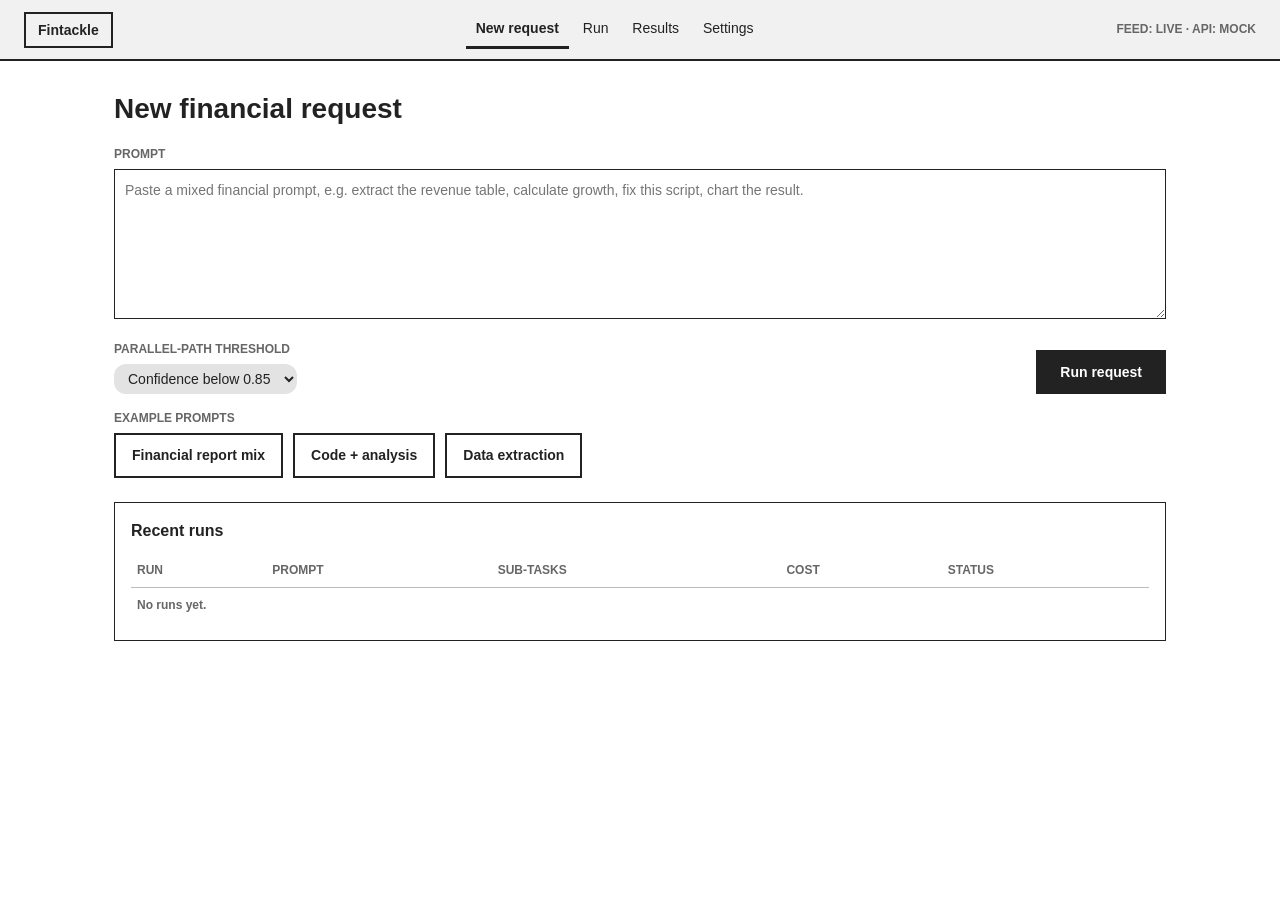
<file: frontend/index.html>
<!doctype html>
<html lang="en">
<head>
  <meta charset="utf-8">
  <meta name="viewport" content="width=device-width, initial-scale=1, viewport-fit=cover">
  <title>Fintackle demo</title>
  <link rel="stylesheet" href="./src/style.css">
</head>
<body>
<nav>
  <div class="logo">Fintackle</div>
  <div class="tabs" aria-label="Views">
    <button id="tabNew" class="on" type="button" data-view="new">New request</button>
    <button id="tabRun" type="button" data-view="run">Run</button>
    <button id="tabResults" type="button" data-view="results">Results</button>
    <button id="tabSettings" type="button" data-view="settings">Settings</button>
  </div>
  <div class="feed">FEED: LIVE · API: MOCK</div>
</nav>

<main id="view-new">
  <h1>New financial request</h1>
  <div class="lab">PROMPT</div>
  <textarea id="prompt" placeholder="Paste a mixed financial prompt, e.g. extract the revenue table, calculate growth, fix this script, chart the result."></textarea>
  <div class="row between">
    <div>
      <div class="lab">PARALLEL-PATH THRESHOLD</div>
      <select id="threshold"></select>
    </div>
    <button class="btn" id="runBtn" type="button">Run request</button>
  </div>
  <div class="lab">EXAMPLE PROMPTS</div>
  <div class="chips" id="examples"></div>

  <div class="box mt24">
    <h2 class="h2sm">Recent runs</h2>
    <div class="tbl"><table>
      <thead><tr><th>RUN</th><th>PROMPT</th><th>SUB-TASKS</th><th>COST</th><th>STATUS</th></tr></thead>
      <tbody id="recentBody"><tr><td colspan="5" class="meta">No runs yet.</td></tr></tbody>
    </table></div>
  </div>
</main>

<main id="view-run" class="hide">
  <div class="row between start mb16">
    <div>
      <div class="meta">RUN <span id="runId">—</span></div>
      <h1 id="promptSummary" class="m0">[Prompt summary]</h1>
    </div>
    <div class="meta">MODE: LIVE | TOTAL COST: <span id="totalCost">$0.000</span> | TIME: <span id="totalTime">0.0</span> s</div>
  </div>
  <div class="grid">
    <div>
      <div class="box">
        <h2>Sub-tasks after decomposition</h2>
        <div class="tbl"><table>
          <thead><tr><th>#</th><th>TYPE</th><th>ROUTER PICK</th><th>CONF.</th><th>PATH</th><th>STATUS</th><th>COST</th><th>TIME</th></tr></thead>
          <tbody id="taskRows"></tbody>
        </table></div>
        <div class="dash hide mt12" id="fallbackNotice">Fallback notice: a sub-task timed out, retried with the next-ranked model.</div>
      </div>
      <div class="box hide" id="parallelBox">
        <h2 id="parallelTitle">Sub-task detail: parallel path</h2>
        <div class="cands" id="candidates"></div>
        <div class="two">
          <div id="judgeBox">Judge: waiting…</div>
          <div id="sandboxBox">Sandbox: waiting…</div>
        </div>
      </div>
    </div>
    <div>
      <div class="box">
        <h2 class="h2md">Benchmark scores used by router</h2>
        <div class="meta mb10">SNAPSHOT: MOCK</div>
        <div id="benchmarkPanel"></div>
      </div>
      <div class="box">
        <h2 class="h2md">Cost log</h2>
        <div class="dash" id="costLog">Tokens in/out per model<br>Cost vs single frontier model: –</div>
      </div>
    </div>
  </div>
  <div class="box">
    <h2>Verified answer</h2>
    <div class="dash" id="answer">Final merged answer appears here</div>
    <div class="actions mt14">
      <button class="btn" id="downloadBtn" type="button" disabled>Download log</button>
      <button class="btn o" id="replayBtn" type="button" disabled>Replay this run</button>
    </div>
  </div>
</main>

<main id="view-results" class="hide">
  <div class="box">
    <h2>Past runs</h2>
    <div class="tbl"><table>
      <thead><tr><th>ID</th><th>TIME</th><th>PROMPT</th><th>SUB-TASKS</th><th>COST</th><th>DURATION</th><th>PARALLEL</th></tr></thead>
      <tbody id="resultsBody"><tr><td colspan="7" class="meta">No past runs.</td></tr></tbody>
    </table></div>
  </div>
  <div class="box">
    <h2>Routing comparison</h2>
    <p class="meta mb10">Dummy comparison across stored runs: JEV routing vs best single model vs random routing.</p>
    <div id="comparisonChart"></div>
  </div>
</main>

<main id="view-settings" class="hide">
  <div class="grid">
    <div class="box">
      <h2>Settings</h2>
      <div class="lab">DEFAULT PARALLEL-PATH THRESHOLD</div>
      <select id="defaultThreshold"></select>
      <label class="check"><input type="checkbox" id="judgeEnabled" checked> Post-execution judge on/off</label>
      <p class="meta">The router reads model benchmark scores from the model list below (and <code>src/data/*</code>).</p>
      <div class="actions"><button class="btn" id="saveSettings" type="button">Save settings</button><span id="settingsMsg" class="meta"></span></div>
    </div>
    <div class="box">
      <h2>Models and benchmark scores</h2>
      <div class="tbl"><table>
        <thead><tr><th>MODEL</th><th>PROVIDER</th><th>CODING</th><th>EXTRACT</th><th>MATH</th><th>ANALYSIS</th><th>CHART</th><th>$/1K</th></tr></thead>
        <tbody id="modelsBody"></tbody>
      </table></div>
    </div>
  </div>
</main>

<script src="./src/data/benchmarks.js"></script>
<script src="./src/data/models.js"></script>
<script src="./src/data/examples.js"></script>
<script src="./src/mockApi.js"></script>
<script src="./src/app.js"></script>
</body>
</html>
</file>
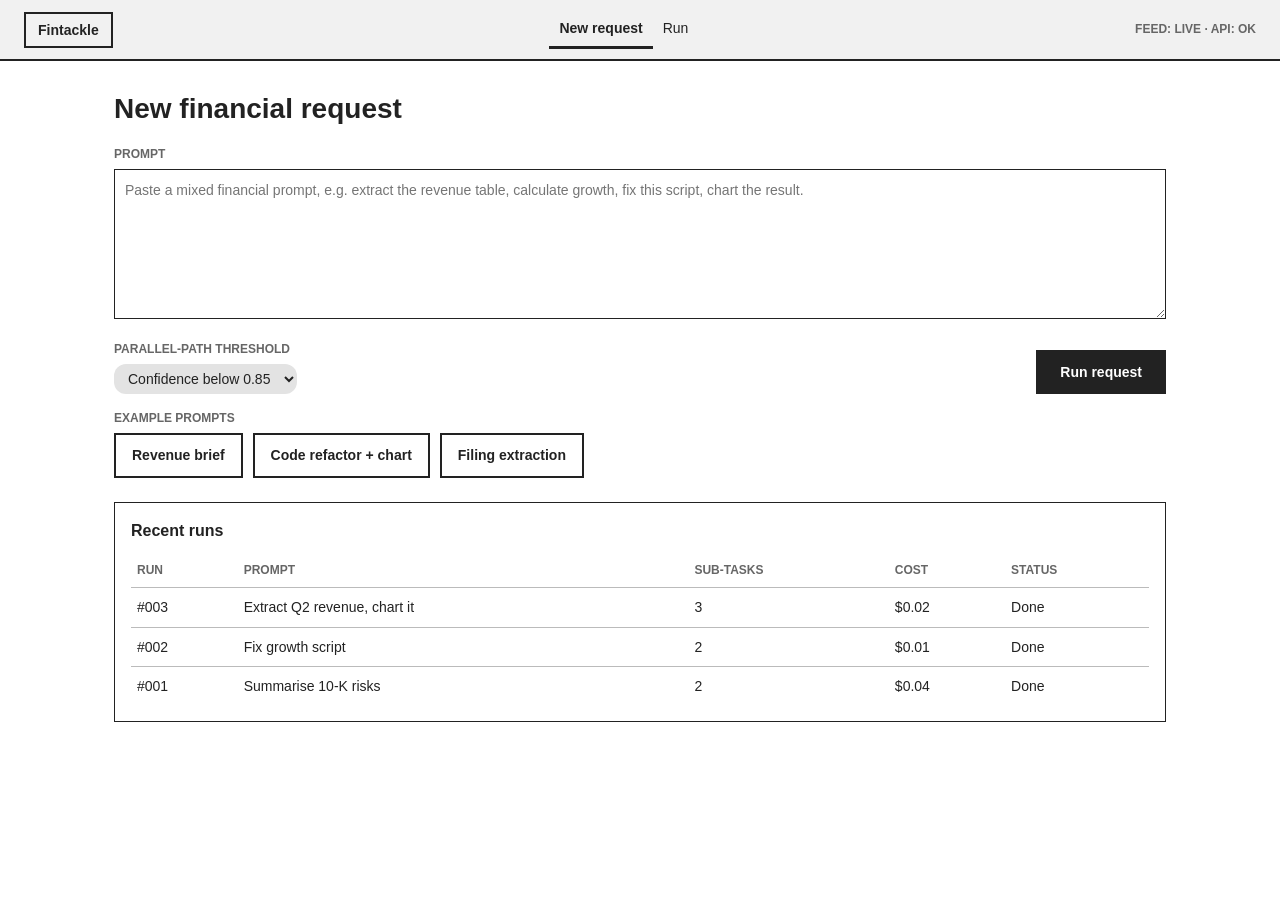
<file: Frontend /wireFrame_assets /index.html>
<!DOCTYPE html>
<html lang="en">
<head>
<meta charset="utf-8">
<meta name="viewport" content="width=device-width, initial-scale=1, viewport-fit=cover">
<title>Fintackle demo</title>
<style>
:root{--bg:#fff;--bar:#f1f1f1;--ink:#222;--mute:#666;--line:#bbb;--fill:#e3e3e3;--bar-fill:#888;--btn:#222;--btnink:#fff;--ok:#1d6b3a;
box-sizing:border-box;padding-top:env(safe-area-inset-top,0px);padding-bottom:env(safe-area-inset-bottom,0px)}
@media (prefers-color-scheme:dark){:root:not([data-theme="light"]){--bg:#161616;--bar:#222;--ink:#eee;--mute:#aaa;--line:#555;--fill:#2a2a2a;--bar-fill:#888;--btn:#eee;--btnink:#161616;--ok:#6fd195}}
*{box-sizing:border-box}
body{margin:0;background:var(--bg);color:var(--ink);font:14px/1.45 -apple-system,"Helvetica Neue",Arial,sans-serif}
nav{display:flex;align-items:center;justify-content:space-between;gap:12px;background:var(--bar);border-bottom:2px solid var(--ink);padding:10px 24px;flex-wrap:wrap}
.logo{border:2px solid var(--ink);padding:6px 12px;font-weight:700}
.tabs button{background:none;border:0;border-bottom:3px solid transparent;font:inherit;color:var(--ink);padding:8px 10px;cursor:pointer}
.tabs button.on{font-weight:700;border-color:var(--ink)}
.feed{font-size:12px;color:var(--mute);font-weight:600}
main{max-width:1100px;margin:0 auto;padding:28px 24px}
h1{margin:0 0 16px;font-size:28px}
h2{margin:0 0 12px;font-size:20px}
.lab{font-size:12px;color:var(--mute);font-weight:700;margin:16px 0 6px}
textarea{width:100%;height:150px;border:1px solid var(--ink);background:var(--bg);color:var(--ink);padding:10px;font:inherit;resize:vertical}
.row{display:flex;justify-content:space-between;align-items:flex-end;gap:12px;flex-wrap:wrap}
select{background:var(--fill);color:var(--ink);border:0;border-radius:12px;padding:6px 10px;font:inherit}
.btn{background:var(--btn);color:var(--btnink);border:2px solid var(--btn);padding:10px 22px;font:inherit;font-weight:700;cursor:pointer}
.btn.o{background:none;color:var(--ink);border-color:var(--ink)}
.chips{display:flex;gap:10px;flex-wrap:wrap}
.chips button{background:none;color:var(--ink);border:2px solid var(--ink);padding:10px 16px;font:inherit;font-weight:700;cursor:pointer}
.box{border:1px solid var(--ink);padding:16px;margin-bottom:20px}
table{width:100%;border-collapse:collapse}
th{text-align:left;font-size:12px;color:var(--mute);padding:8px 6px}
td{padding:9px 6px;border-top:1px solid var(--line)}
tr.hl td{background:var(--fill);font-weight:700}
.tbl{overflow-x:auto}
.grid{display:grid;grid-template-columns:2fr 1fr;gap:20px}
@media(max-width:800px){.grid{grid-template-columns:1fr}}
.dash{background:var(--fill);border:1px dashed var(--mute);padding:10px 12px;color:var(--mute)}
.cands{display:grid;grid-template-columns:repeat(auto-fit,minmax(170px,1fr));gap:12px;margin-bottom:12px}
.cand{background:var(--fill);border:1px dashed var(--mute);padding:10px;font-size:13px}
.cand.win{border:2px solid var(--ok)}
.two{display:grid;grid-template-columns:repeat(auto-fit,minmax(220px,1fr));gap:12px}
.two div{border:1px solid var(--ink);padding:12px}
.meter{height:12px;background:var(--bar-fill);margin:4px 0 12px;transition:width .6s}
.meta{font-size:12px;color:var(--mute);font-weight:600}
.hide{display:none}
#ans{min-height:110px;white-space:pre-wrap}
.pill{color:var(--ok);font-weight:700}
</style>
</head>
<body>
<nav>
  <div class="logo">Fintackle</div>
  <div class="tabs"><button id="t1" class="on" onclick="show(1)">New request</button><button id="t2" onclick="show(2)">Run</button></div>
  <div class="feed">FEED: LIVE · API: OK</div>
</nav>

<main id="v1">
  <h1>New financial request</h1>
  <div class="lab">PROMPT</div>
  <textarea id="p" placeholder="Paste a mixed financial prompt, e.g. extract the revenue table, calculate growth, fix this script, chart the result."></textarea>
  <div class="row">
    <div><div class="lab">PARALLEL-PATH THRESHOLD</div>
      <select id="th"><option value="0.85">Confidence below 0.85</option><option value="0.7">Confidence below 0.70</option><option value="0.95">Confidence below 0.95</option></select></div>
    <button class="btn" onclick="run()">Run request</button>
  </div>
  <div class="lab">EXAMPLE PROMPTS</div>
  <div class="chips">
    <button onclick="ex(0)">Revenue brief</button><button onclick="ex(1)">Code refactor + chart</button><button onclick="ex(2)">Filing extraction</button>
  </div>
  <div class="box" style="margin-top:24px"><h2 style="font-size:16px">Recent runs</h2>
    <div class="tbl"><table><thead><tr><th>RUN</th><th>PROMPT</th><th>SUB-TASKS</th><th>COST</th><th>STATUS</th></tr></thead>
    <tbody id="recent"><tr><td>#003</td><td>Extract Q2 revenue, chart it</td><td>3</td><td>$0.02</td><td>Done</td></tr>
    <tr><td>#002</td><td>Fix growth script</td><td>2</td><td>$0.01</td><td>Done</td></tr>
    <tr><td>#001</td><td>Summarise 10-K risks</td><td>2</td><td>$0.04</td><td>Done</td></tr></tbody></table></div>
  </div>
</main>

<main id="v2" class="hide">
  <div class="row" style="align-items:flex-start;margin-bottom:16px">
    <div><div class="meta">RUN <span id="rn">#004</span></div><h1 id="ps" style="margin:0">[Prompt summary]</h1></div>
    <div class="meta">MODE: LIVE | TOTAL COST: <span id="tc">$0.000</span> | TIME: <span id="tt">0.0</span> s</div>
  </div>
  <div class="grid">
    <div>
      <div class="box"><h2>Sub-tasks after decomposition</h2>
        <div class="tbl"><table><thead><tr><th>#</th><th>TYPE</th><th>ROUTER PICK</th><th>CONF.</th><th>PATH</th><th>STATUS</th><th>COST</th><th>TIME</th></tr></thead><tbody id="rows"></tbody></table></div>
        <div class="dash hide" id="fb" style="margin-top:12px">Fallback notice: sub-task 3 timed out, retried with the next-ranked model.</div>
      </div>
      <div class="box hide" id="par"><h2>Sub-task 2 detail: parallel path</h2>
        <div class="cands" id="cands"></div>
        <div class="two"><div id="judge">Judge: waiting…</div><div id="sand">Sandbox: tests passed 0/0.</div></div>
      </div>
    </div>
    <div>
      <div class="box"><h2 style="font-size:17px">Benchmark scores used by router</h2><div class="meta" style="margin-bottom:10px">SNAPSHOT: LIVE</div>
        <div>Data analysis</div><div class="meter" style="width:82%"></div>
        <div>Maths</div><div class="meter" style="width:61%"></div>
        <div>Coding</div><div class="meter" style="width:74%"></div>
        <div>Language</div><div class="meter" style="width:48%"></div>
      </div>
      <div class="box"><h2 style="font-size:17px">Cost log</h2><div class="dash" id="cl">Tokens in/out per model<br>Cost vs single frontier model: –</div></div>
    </div>
  </div>
  <div class="box"><h2>Verified answer</h2>
    <div class="dash" id="ans">Final merged answer appears here</div>
    <div style="margin-top:14px;display:flex;gap:10px;flex-wrap:wrap"><button class="btn" onclick="dl()">Download log</button><button class="btn o" onclick="run(true)">Replay this run</button></div>
  </div>
</main>

<script>
var EX=["Extract the revenue table from the 10-K, calculate year-over-year growth, and chart the result.",
"Refactor this growth-rate Python script to be faster, then chart the quarterly output.",
"Extract total debt, cash and operating income from the attached filing."];
var runN=4,last=null;
function show(n){v1.classList.toggle("hide",n!=1);v2.classList.toggle("hide",n!=2);t1.className=n==1?"on":"";t2.className=n==2?"on":""}
function ex(i){p.value=EX[i]}
var T=[
 {t:"Extraction",m:"Gemini 2.5 Pro",c:.93,path:"Single",cost:.004,s:1.8},
 {t:"Calculation",m:"3 models",c:.71,path:"Parallel",cost:.021,s:4.2},
 {t:"Code refactor",m:"Claude Sonnet",c:.9,path:"Single",cost:.009,s:3.1},
 {t:"Chart code",m:"GPT-4.1",c:.88,path:"Single",cost:.006,s:2.2}];
var C=[["Claude Sonnet","Growth = (rev_t / rev_t-1) - 1 → 12.4%",2,3.9,.007],["GPT-4.1","YoY growth computed → 12.4%, table added",1,3.2,.006],["DeepSeek V3","Growth 12.4% (no table)",3,4.2,.002]];
function sleep(ms){return new Promise(function(r){setTimeout(r,ms)})}
function render(rows){rows.innerHTML=T.map(function(x,i){return '<tr class="'+(i==1?'hl':'')+'" id="r'+i+'"><td>'+(i+1)+'</td><td>'+x.t+'</td><td>'+x.m+'</td><td>'+x.c.toFixed(2)+'</td><td>'+x.path+'</td><td class="st">Queued</td><td class="co">$0</td><td class="ti">0 s</td></tr>'}).join("")}
async function run(replay){
 var txt=p.value.trim()||EX[0];
 if(!replay)runN++;
 rn.textContent="#00"+runN;ps.textContent=txt.length>55?txt.slice(0,55)+"…":txt;
 var thr=parseFloat(document.getElementById("th").value);
 show(2);render(rows);fb.classList.add("hide");par.classList.add("hide");
 ans.textContent="Running…";tc.textContent="$0.000";tt.textContent="0.0";cl.innerHTML="Tokens in/out per model<br>Cost vs single frontier model: –";
 var tot=0,time=0;
 for(var i=0;i<T.length;i++){
  var r=document.getElementById("r"+i),x=T[i];
  var isPar=x.c<thr;x.path=isPar?"Parallel":"Single";r.children[4].textContent=x.path;if(i==1)r.children[2].textContent=isPar?"3 models":x.m;
  r.querySelector(".st").textContent="Running";await sleep(700);
  if(isPar){showPar()}
  var st="Done";
  if(i==2){fb.classList.remove("hide");st="Retried"}
  if(isPar)st="Judged";
  r.querySelector(".st").textContent=st;r.querySelector(".co").textContent="$"+x.cost.toFixed(3);r.querySelector(".ti").textContent=x.s+" s";
  tot+=x.cost;time+=x.s;tc.textContent="$"+tot.toFixed(3);tt.textContent=time.toFixed(1);
 }
 cl.innerHTML="Tokens in/out per model: 3.1k/0.9k · 2.4k/0.7k · 1.8k/0.5k<br>Cost vs single frontier model: <span class='pill'>"+Math.round((1-tot/0.11)*100)+"% lower</span>";
 ans.className="";ans.style.cssText="background:var(--fill);border:1px dashed var(--mute);padding:10px 12px";
 ans.textContent="Revenue grew 12.4% year over year (Calculation verified by judge, 2 of 3 candidates agreed).\nExtracted table, refactored script and growth chart code are ready.";
 last={run:"#00"+runN,prompt:txt,subtasks:T,total_cost:tot,time:time};
}
function showPar(){
 document.getElementById("par").classList.remove("hide");
 cands.innerHTML=C.map(function(c,i){return '<div class="cand'+(c[2]==1?' win':'')+'"><b>Candidate '+"ABC"[i]+'</b><br>'+c[0]+'<br><i>'+c[1]+'</i><br>'+c[3]+' s · $'+c[4].toFixed(3)+'<br>Judge rank: '+c[2]+'</div>'}).join("");
 judge.textContent="Judge: order shuffled, models hidden. Winner: Candidate B.";
 sand.textContent="Sandbox: tests passed 3/3.";
}
function dl(){var b=new Blob([JSON.stringify(last||{note:"no run yet"},null,2)],{type:"application/json"});var a=document.createElement("a");a.href=URL.createObjectURL(b);a.download="run-log.json";a.click()}
</script>
</body>
</html>
</file>
<file: frontend/src/style.css>
:root{--bg:#fff;--bar:#f1f1f1;--ink:#222;--mute:#666;--line:#bbb;--fill:#e3e3e3;--bar-fill:#888;--btn:#222;--btnink:#fff;--ok:#1d6b3a;--warn:#8a5a00;--bad:#8f2d2d;box-sizing:border-box}
@media (prefers-color-scheme:dark){:root:not([data-theme="light"]){--bg:#161616;--bar:#222;--ink:#eee;--mute:#aaa;--line:#555;--fill:#2a2a2a;--bar-fill:#888;--btn:#eee;--btnink:#161616;--ok:#6fd195;--warn:#e0b35a;--bad:#f08a8a}}
:root[data-theme="dark"]{--bg:#161616;--bar:#222;--ink:#eee;--mute:#aaa;--line:#555;--fill:#2a2a2a;--bar-fill:#888;--btn:#eee;--btnink:#161616;--ok:#6fd195;--warn:#e0b35a;--bad:#f08a8a}
:root[data-theme="light"]{--bg:#fff;--bar:#f1f1f1;--ink:#222;--mute:#666;--line:#bbb;--fill:#e3e3e3;--bar-fill:#888;--btn:#222;--btnink:#fff;--ok:#1d6b3a}
*{box-sizing:border-box}
body{margin:0;background:var(--bg);color:var(--ink);font:14px/1.45 -apple-system,"Helvetica Neue",Arial,sans-serif;padding-bottom:env(safe-area-inset-bottom,0px)}
nav{display:flex;align-items:center;justify-content:space-between;gap:12px;background:var(--bar);border-bottom:2px solid var(--ink);padding:10px 24px;flex-wrap:wrap}
.logo{border:2px solid var(--ink);padding:6px 12px;font-weight:700}
.tabs button{background:none;border:0;border-bottom:3px solid transparent;font:inherit;color:var(--ink);padding:8px 10px;cursor:pointer}
.tabs button.on{font-weight:700;border-color:var(--ink)}
.feed{font-size:12px;color:var(--mute);font-weight:600}
main{max-width:1100px;margin:0 auto;padding:28px 24px}
h1{margin:0 0 16px;font-size:28px}
h2{margin:0 0 12px;font-size:20px}
.h2sm{font-size:16px}.h2md{font-size:17px}.m0{margin:0}
.lab{font-size:12px;color:var(--mute);font-weight:700;margin:16px 0 6px}
textarea{width:100%;height:150px;border:1px solid var(--ink);background:var(--bg);color:var(--ink);padding:10px;font:inherit;resize:vertical}
.row{display:flex;gap:12px;flex-wrap:wrap;align-items:flex-end}
.between{justify-content:space-between}.start{align-items:flex-start}
select,input[type="text"]{background:var(--fill);color:var(--ink);border:0;border-radius:12px;padding:6px 10px;font:inherit}
.btn{background:var(--btn);color:var(--btnink);border:2px solid var(--btn);padding:10px 22px;font:inherit;font-weight:700;cursor:pointer}
.btn.o{background:none;color:var(--ink);border-color:var(--ink)}
.btn:disabled{opacity:.5;cursor:not-allowed}
.chips{display:flex;gap:10px;flex-wrap:wrap}
.chips button{background:none;color:var(--ink);border:2px solid var(--ink);padding:10px 16px;font:inherit;font-weight:700;cursor:pointer}
.box{border:1px solid var(--ink);padding:16px;margin-bottom:20px}
table{width:100%;border-collapse:collapse}
th{text-align:left;font-size:12px;color:var(--mute);padding:8px 6px;white-space:nowrap}
td{padding:9px 6px;border-top:1px solid var(--line);vertical-align:top}
tr.hl td{background:var(--fill);font-weight:700}
.tbl{overflow-x:auto;-webkit-overflow-scrolling:touch}
.grid{display:grid;grid-template-columns:2fr 1fr;gap:20px}
@media(max-width:900px){.grid{grid-template-columns:1fr}nav{padding:10px 14px}main{padding:18px 14px}}
.dash{background:var(--fill);border:1px dashed var(--mute);padding:10px 12px;color:var(--mute);white-space:pre-wrap}
.cands{display:grid;grid-template-columns:repeat(auto-fit,minmax(170px,1fr));gap:12px;margin-bottom:12px}
.cand{background:var(--fill);border:1px dashed var(--mute);padding:10px;font-size:13px}
.cand.win{border:2px solid var(--ok)}
.two{display:grid;grid-template-columns:repeat(auto-fit,minmax(220px,1fr));gap:12px}
.two div{border:1px solid var(--ink);padding:12px}
.meter{height:12px;background:var(--bar-fill);margin:4px 0 12px;transition:width .4s;max-width:100%}
.meta{font-size:12px;color:var(--mute);font-weight:600}
.hide{display:none !important}
#answer{min-height:110px}
.pill{color:var(--ok);font-weight:700}
.mt24{margin-top:24px}.mt14{margin-top:14px}.mt12{margin-top:12px}.mb16{margin-bottom:16px}.mb10{margin-bottom:10px}
.actions{display:flex;gap:10px;flex-wrap:wrap;align-items:center}
.check{display:flex;align-items:center;gap:8px;margin:14px 0;font-size:14px}
code{background:var(--fill);padding:1px 4px;border:1px solid var(--line);font-size:12px}
svg text{fill:var(--ink);font:11px -apple-system,Arial,sans-serif}
svg .g{stroke:var(--line)}
</file>
